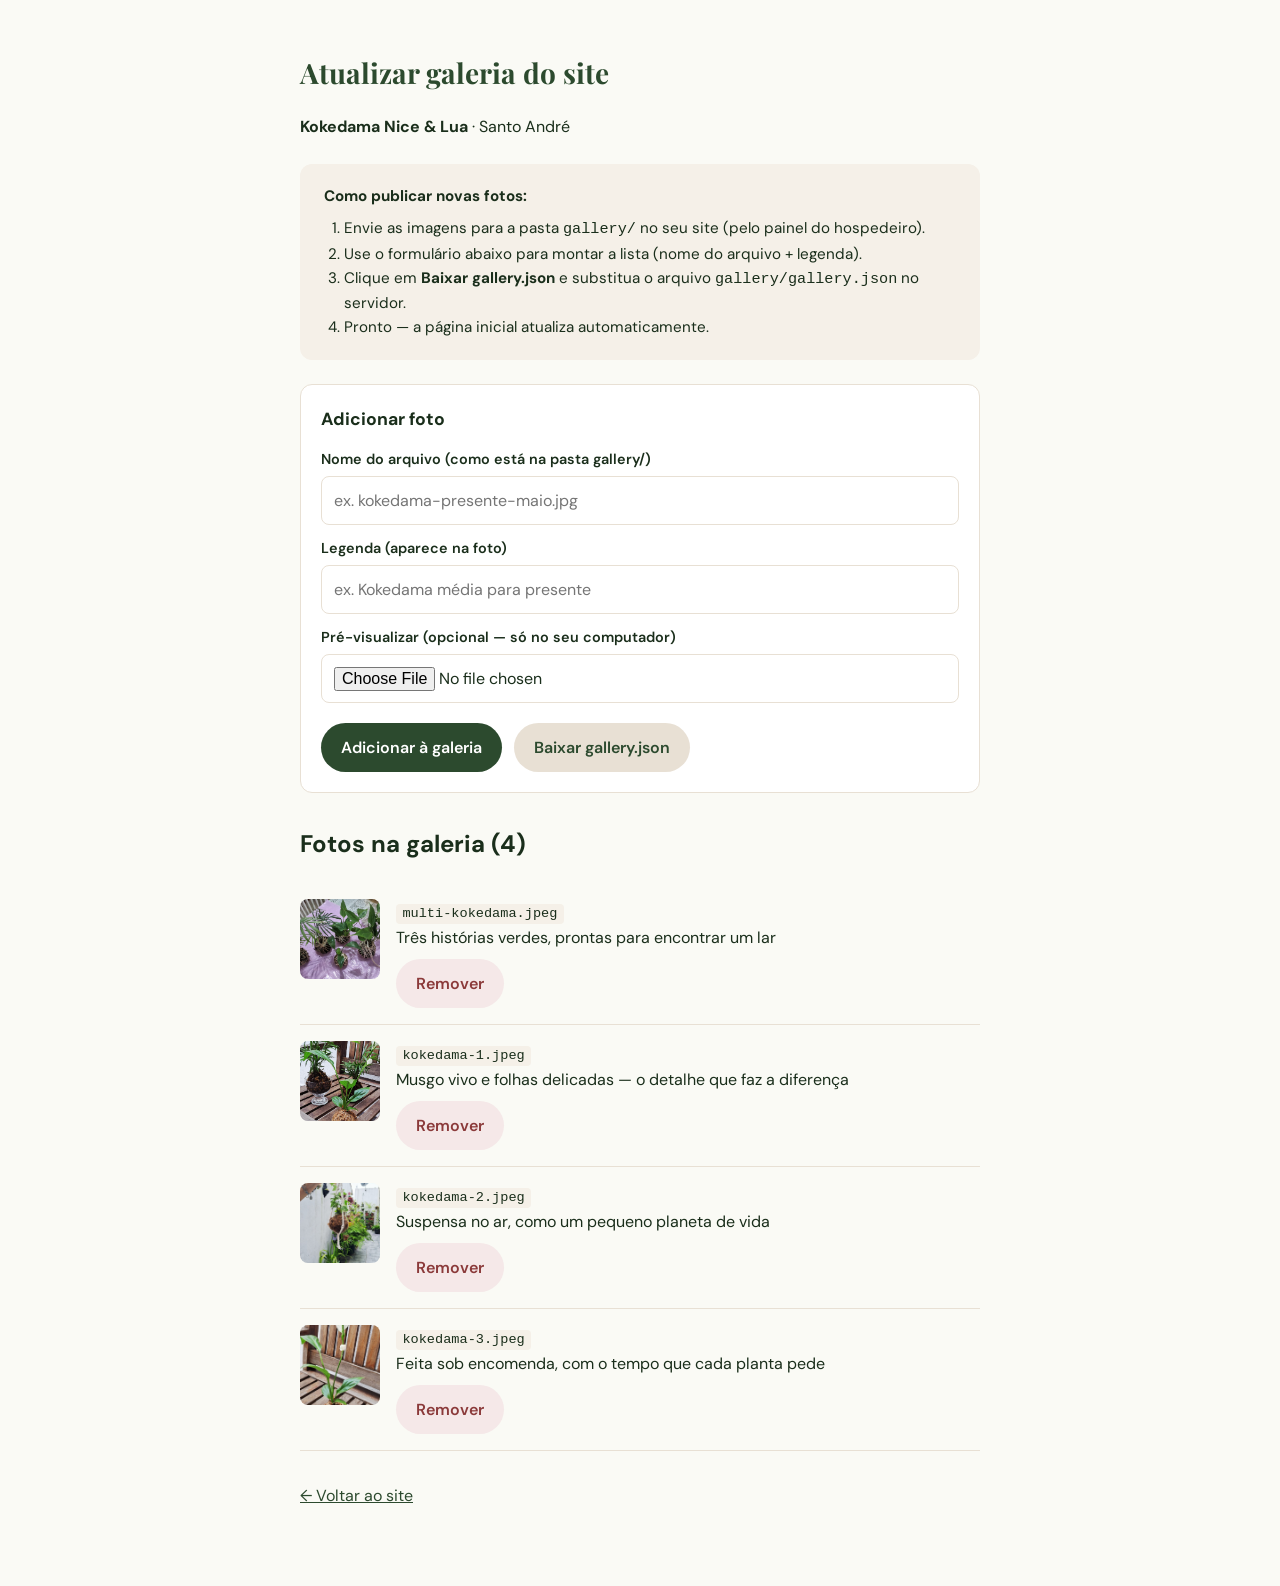
<file: admin/galeria.html>
<!DOCTYPE html>
<html lang="pt-BR">
<head>
  <meta charset="UTF-8" />
  <meta name="viewport" content="width=device-width, initial-scale=1.0" />
  <title>Atualizar galeria — Kokedama Nice &amp; Lua</title>
  <link href="https://fonts.googleapis.com/css2?family=DM+Sans:wght@400;500;600&family=Playfair+Display:wght@600&display=swap" rel="stylesheet" />
  <style>
    :root {
      --moss: #2c4a2e;
      --sand: #f5f0e8;
      --cream: #fafaf5;
    }
    * { box-sizing: border-box; }
    body {
      margin: 0;
      font-family: "DM Sans", system-ui, sans-serif;
      background: var(--cream);
      color: #1a2e1b;
      line-height: 1.6;
    }
    .wrap { max-width: 720px; margin: 0 auto; padding: 2rem 1.25rem 4rem; }
    h1 {
      font-family: "Playfair Display", Georgia, serif;
      color: var(--moss);
      font-size: 1.75rem;
    }
    .steps {
      background: var(--sand);
      border-radius: 12px;
      padding: 1.25rem 1.5rem;
      margin: 1.5rem 0;
      font-size: 0.95rem;
    }
    .steps ol { margin: 0.5rem 0 0; padding-left: 1.25rem; }
    .card {
      background: #fff;
      border: 1px solid #e8e0d4;
      border-radius: 12px;
      padding: 1.25rem;
      margin-bottom: 1rem;
    }
    label { display: block; font-weight: 600; margin-bottom: 0.35rem; font-size: 0.9rem; }
    input[type="text"], input[type="file"] {
      width: 100%;
      padding: 0.65rem 0.75rem;
      border: 1px solid #e8e0d4;
      border-radius: 8px;
      font: inherit;
      margin-bottom: 0.75rem;
    }
    .btn {
      display: inline-block;
      padding: 0.75rem 1.25rem;
      border-radius: 999px;
      border: none;
      font: inherit;
      font-weight: 600;
      cursor: pointer;
      margin-right: 0.5rem;
      margin-top: 0.5rem;
    }
    .btn-primary { background: var(--moss); color: #fff; }
    .btn-secondary { background: #e8e0d4; color: var(--moss); }
    .btn-danger { background: #f5e8e8; color: #8b3a3a; }
    .list { margin-top: 2rem; }
    .list-item {
      display: flex;
      gap: 1rem;
      align-items: flex-start;
      padding: 1rem 0;
      border-bottom: 1px solid #e8e0d4;
    }
    .list-item img {
      width: 80px;
      height: 80px;
      object-fit: cover;
      border-radius: 8px;
      background: var(--sand);
    }
    .list-item-body { flex: 1; }
    .list-item code { font-size: 0.85rem; background: var(--sand); padding: 0.15rem 0.4rem; border-radius: 4px; }
    .back { margin-top: 2rem; }
    .back a { color: var(--moss); }
  </style>
</head>
<body>
  <div class="wrap">
    <h1>Atualizar galeria do site</h1>
    <p><strong>Kokedama Nice &amp; Lua</strong> · Santo André</p>

    <div class="steps">
      <strong>Como publicar novas fotos:</strong>
      <ol>
        <li>Envie as imagens para a pasta <code>gallery/</code> no seu site (pelo painel do hospedeiro).</li>
        <li>Use o formulário abaixo para montar a lista (nome do arquivo + legenda).</li>
        <li>Clique em <strong>Baixar gallery.json</strong> e substitua o arquivo <code>gallery/gallery.json</code> no servidor.</li>
        <li>Pronto — a página inicial atualiza automaticamente.</li>
      </ol>
    </div>

    <div class="card">
      <h2 style="margin-top:0;font-size:1.1rem;">Adicionar foto</h2>
      <label for="file-name">Nome do arquivo (como está na pasta gallery/)</label>
      <input type="text" id="file-name" placeholder="ex. kokedama-presente-maio.jpg" />

      <label for="caption">Legenda (aparece na foto)</label>
      <input type="text" id="caption" placeholder="ex. Kokedama média para presente" />

      <label for="file-preview">Pré-visualizar (opcional — só no seu computador)</label>
      <input type="file" id="file-preview" accept="image/*" />

      <button type="button" class="btn btn-primary" id="btn-add">Adicionar à galeria</button>
      <button type="button" class="btn btn-secondary" id="btn-download">Baixar gallery.json</button>
    </div>

    <div class="list">
      <h2>Fotos na galeria (<span id="count">0</span>)</h2>
      <div id="photo-list"></div>
    </div>

    <p class="back"><a href="../index.html">← Voltar ao site</a></p>
  </div>

  <script>
    let photos = [];

    async function loadCurrent() {
      try {
        const res = await fetch("../gallery/gallery.json");
        if (res.ok) {
          const data = await res.json();
          photos = data.photos || [];
          renderList();
        }
      } catch (_) {}
    }

    function photoUrl(file) {
      if (/^https?:\/\//i.test(file)) return file;
      return "../gallery/" + file;
    }

    function renderList() {
      document.getElementById("count").textContent = photos.length;
      const list = document.getElementById("photo-list");
      if (!photos.length) {
        list.innerHTML = "<p>Nenhuma foto ainda. Adicione acima.</p>";
        return;
      }
      list.innerHTML = photos
        .map(
          (p, i) => `
        <div class="list-item">
          <img src="${photoUrl(p.file)}" alt="" onerror="this.style.opacity=0.3" />
          <div class="list-item-body">
            <div><code>${p.file}</code></div>
            <div>${p.caption || "<em>sem legenda</em>"}</div>
            <button type="button" class="btn btn-danger btn-sm" data-i="${i}">Remover</button>
          </div>
        </div>`
        )
        .join("");

      list.querySelectorAll("button[data-i]").forEach((btn) => {
        btn.addEventListener("click", () => {
          photos.splice(Number(btn.dataset.i), 1);
          renderList();
        });
      });
    }

    document.getElementById("btn-add").addEventListener("click", () => {
      const file = document.getElementById("file-name").value.trim();
      const caption = document.getElementById("caption").value.trim();
      if (!file) {
        alert("Informe o nome do arquivo (ex. minha-foto.jpg)");
        return;
      }
      photos.push({ file, caption });
      document.getElementById("file-name").value = "";
      document.getElementById("caption").value = "";
      document.getElementById("file-preview").value = "";
      renderList();
    });

    document.getElementById("file-preview").addEventListener("change", (e) => {
      const f = e.target.files[0];
      if (f && !document.getElementById("file-name").value.trim()) {
        document.getElementById("file-name").value = f.name.replace(/\s+/g, "-").toLowerCase();
      }
    });

    document.getElementById("btn-download").addEventListener("click", () => {
      const json = JSON.stringify({ photos }, null, 2);
      const blob = new Blob([json], { type: "application/json" });
      const a = document.createElement("a");
      a.href = URL.createObjectURL(blob);
      a.download = "gallery.json";
      a.click();
      URL.revokeObjectURL(a.href);
    });

    loadCurrent();
  </script>
</body>
</html>
</file>
